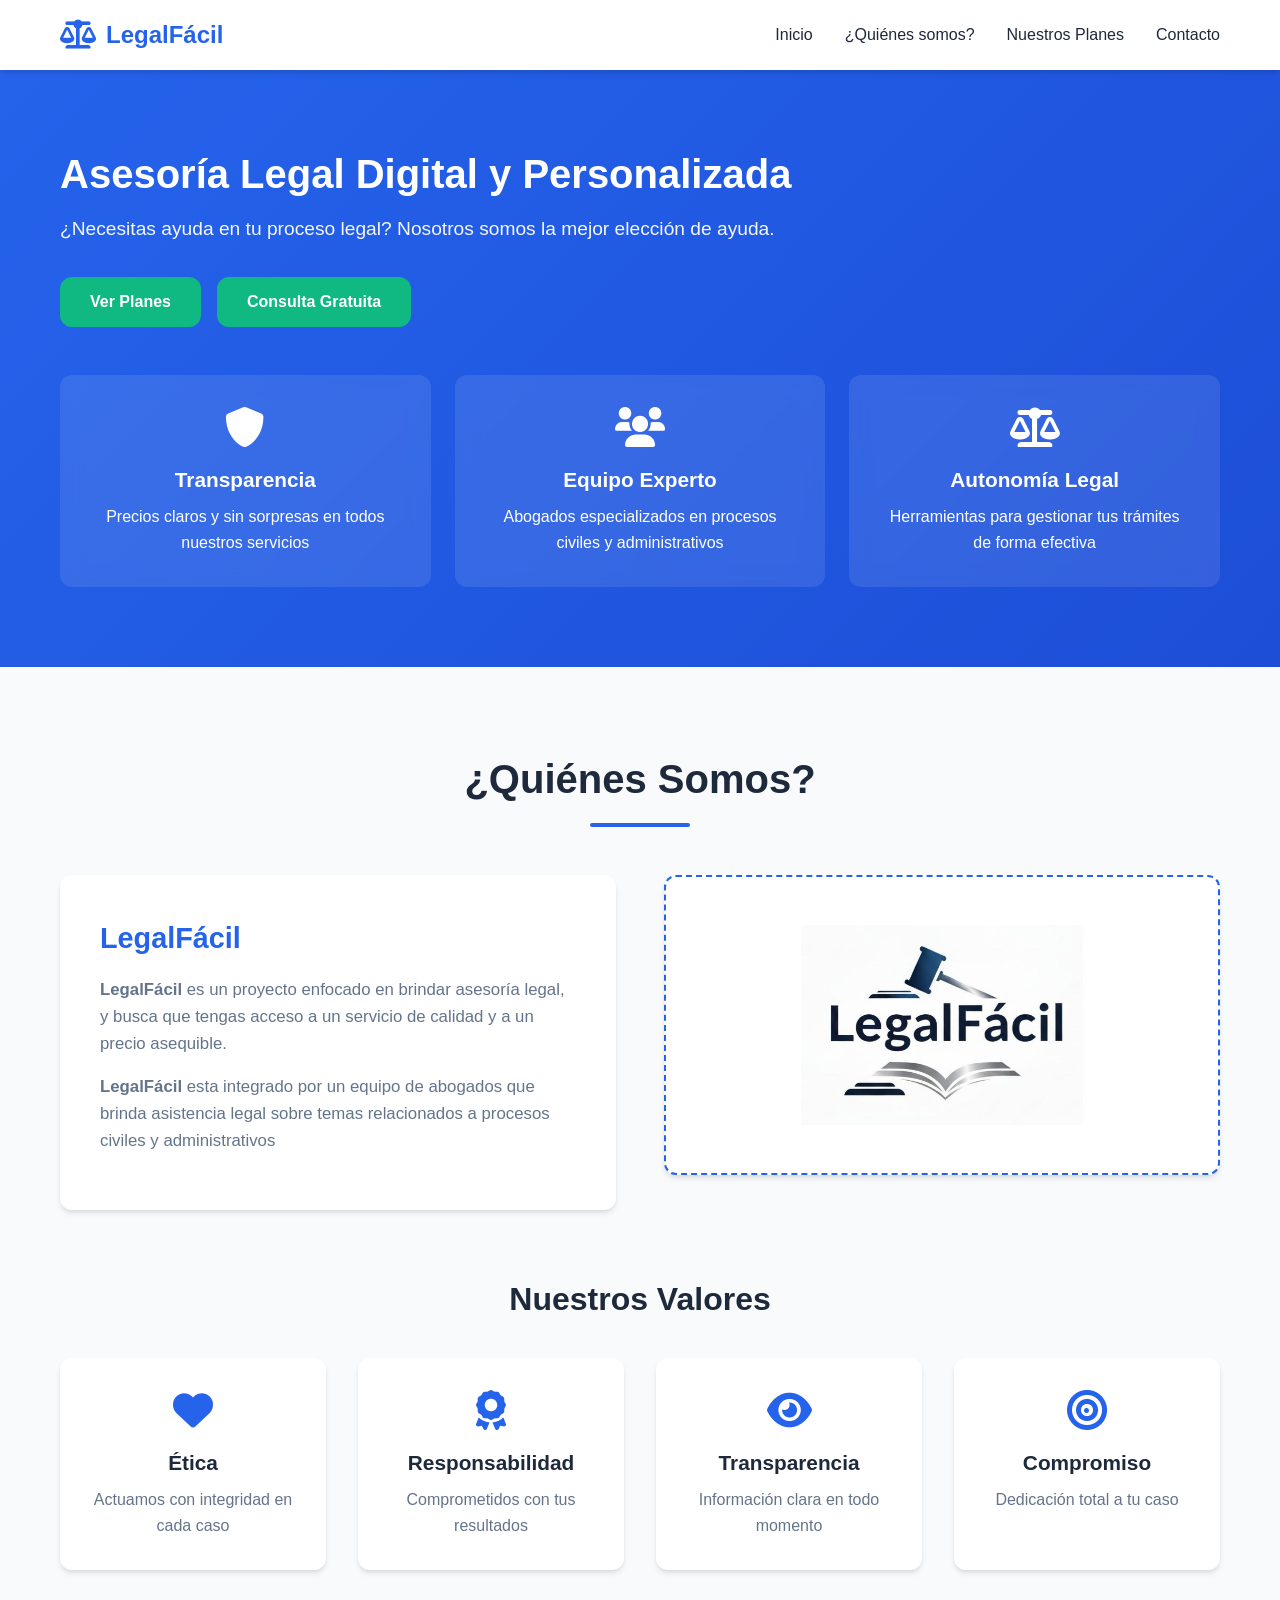
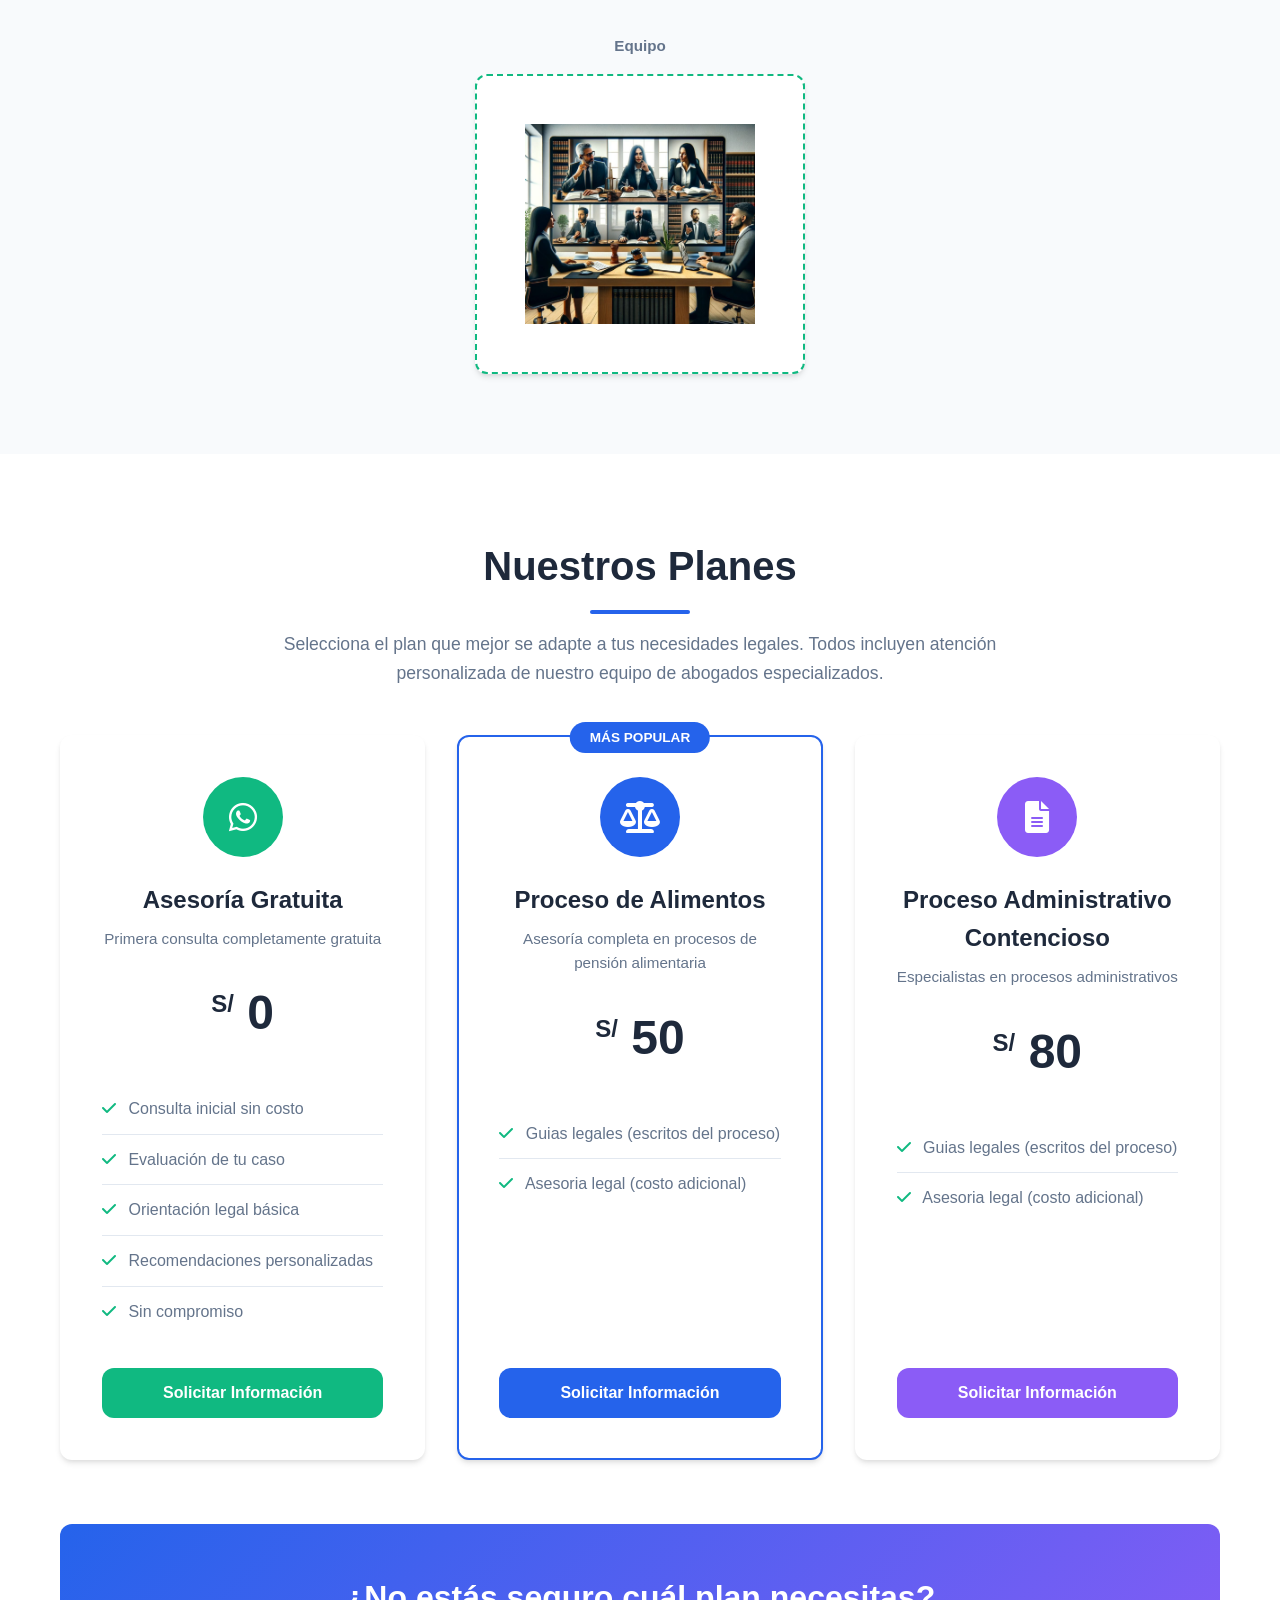
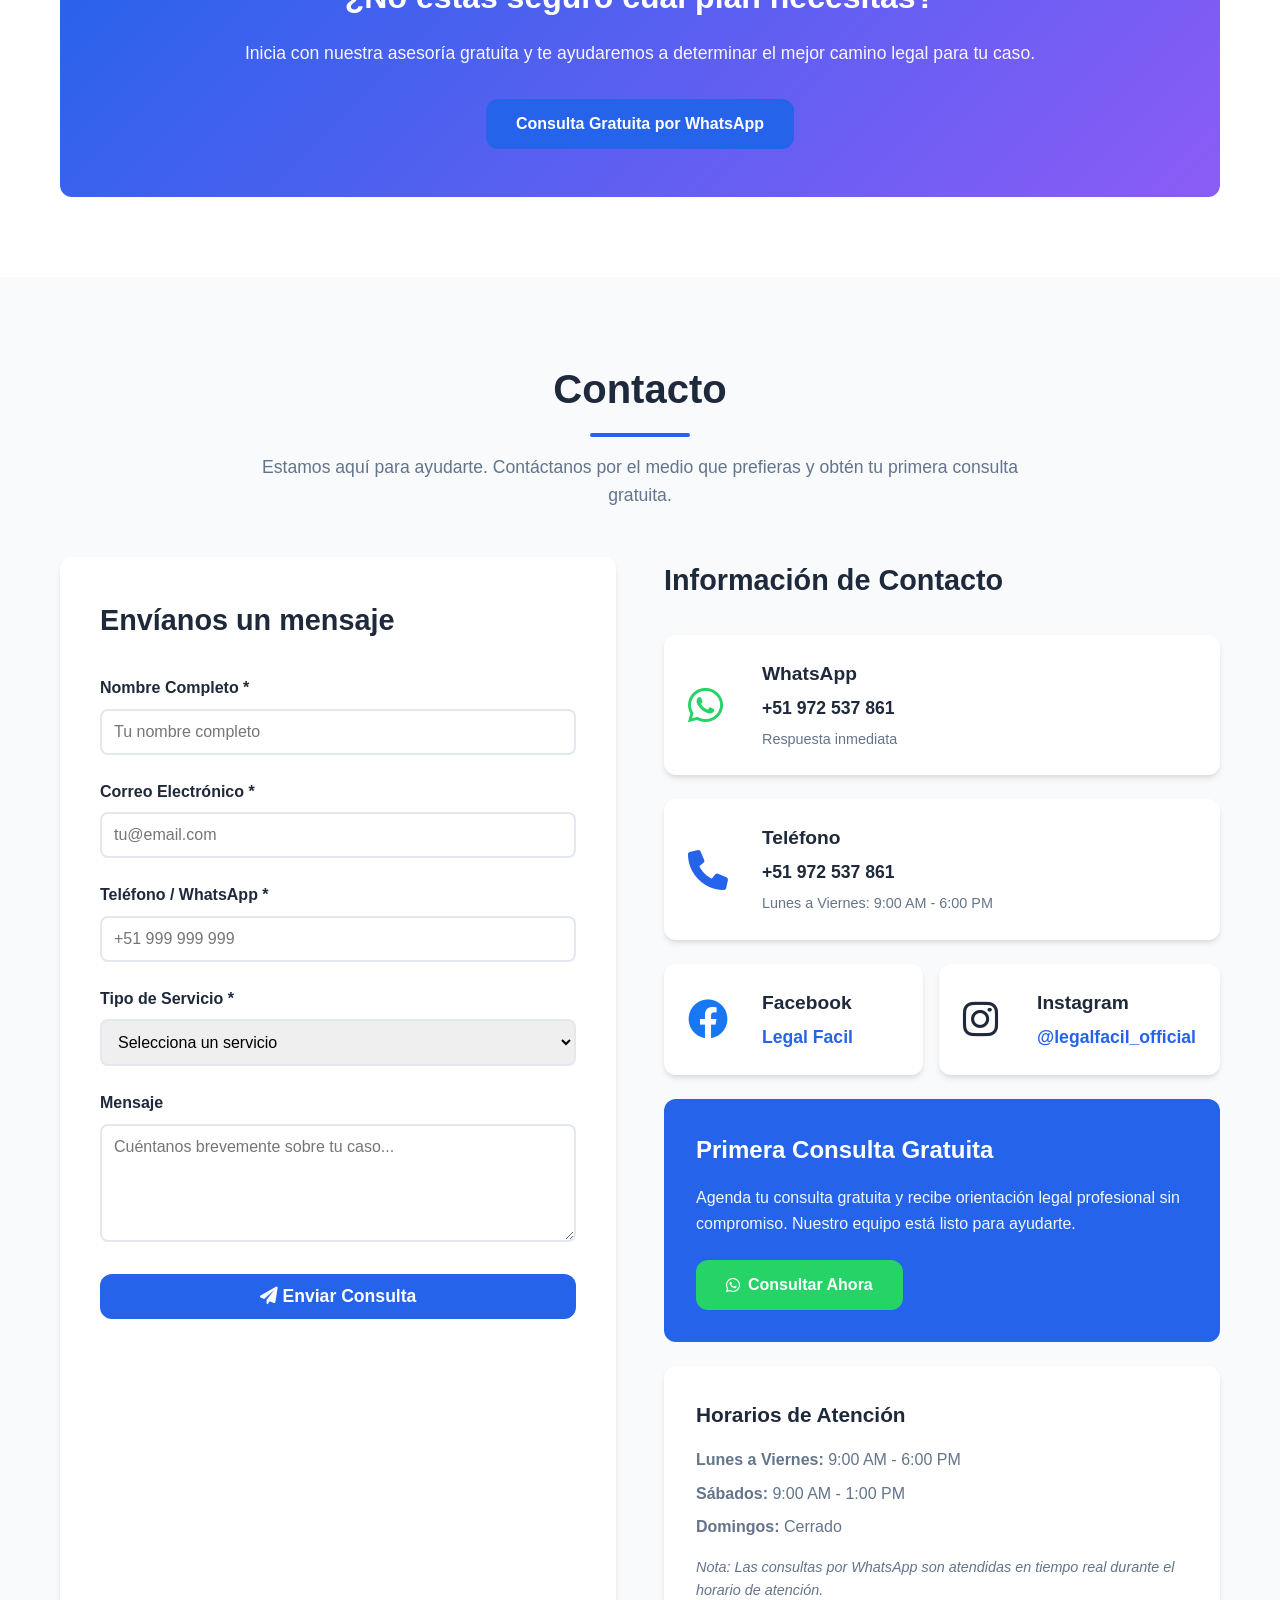
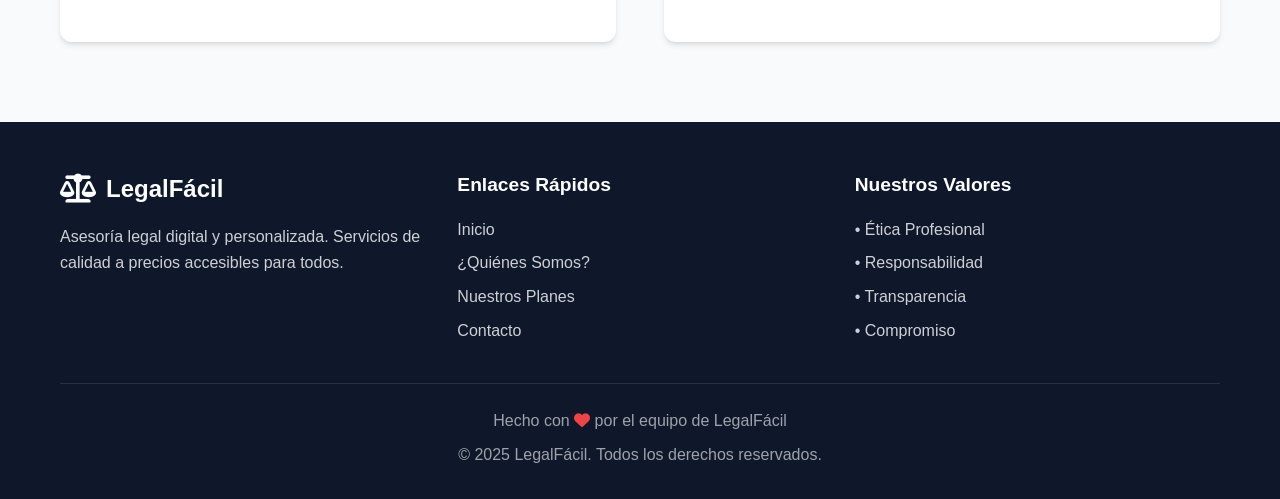
<file: index.html>
<!DOCTYPE html>
<html lang="es">
  <head>
    <meta charset="UTF-8" />
    <meta name="viewport" content="width=device-width, initial-scale=1.0" />
    <title>LegalFácil - Asesoría Legal Digital y Personalizada</title>
    <link rel="stylesheet" href="styles.css" />
    <link
      rel="stylesheet"
      href="https://cdnjs.cloudflare.com/ajax/libs/font-awesome/6.0.0/css/all.min.css"
    />
  </head>
  <body>
    <!-- Navegación -->
    <nav class="navbar">
      <div class="container">
        <div class="nav-brand">
          <i class="fas fa-balance-scale"></i>
          <span>LegalFácil</span>
        </div>
        <ul class="nav-menu">
          <li><a href="#inicio">Inicio</a></li>
          <li><a href="#quienes-somos">¿Quiénes somos?</a></li>
          <li><a href="#nuestros-planes">Nuestros Planes</a></li>
          <li><a href="#contacto">Contacto</a></li>
        </ul>
      </div>
    </nav>

    <!-- Sección Hero -->
    <section id="inicio" class="hero">
      <div class="container">
        <div class="hero-content">
          <div class="hero-text">
            <h1>Asesoría Legal Digital y Personalizada</h1>
            <p>
              ¿Necesitas ayuda en tu proceso legal? Nosotros somos la mejor
              elección de ayuda.
            </p>
            <div class="hero-buttons">
              <a href="#nuestros-planes" class="btn btn-ver-planes"
                >Ver Planes</a
              >
              <a href="#contacto" class="btn btn-secondary"
                >Consulta Gratuita</a
              >
            </div>
          </div>
          <div class="hero-features">
            <div class="feature-card">
              <i class="fas fa-shield-alt"></i>
              <h3>Transparencia</h3>
              <p>Precios claros y sin sorpresas en todos nuestros servicios</p>
            </div>
            <div class="feature-card">
              <i class="fas fa-users"></i>
              <h3>Equipo Experto</h3>
              <p>
                Abogados especializados en procesos civiles y administrativos
              </p>
            </div>
            <div class="feature-card">
              <i class="fas fa-balance-scale"></i>
              <h3>Autonomía Legal</h3>
              <p>Herramientas para gestionar tus trámites de forma efectiva</p>
            </div>
          </div>
        </div>
      </div>
    </section>

    <!-- Sección ¿Quiénes Somos? -->
    <section id="quienes-somos" class="quienes-somos">
      <div class="container">
        <h2 class="section-title">¿Quiénes Somos?</h2>
        <div class="quienes-content">
          <div class="mision-card">
            <h3>LegalFácil</h3>
            <p>
              <strong>LegalFácil</strong> es un proyecto enfocado en brindar
              asesoría legal, y busca que tengas acceso a un servicio de calidad
              y a un precio asequible.
            </p>
            <p>
              <strong>LegalFácil</strong> esta integrado por un equipo de
              abogados que brinda asistencia legal sobre temas relacionados a
              procesos civiles y administrativos
            </p>
          </div>
          <div class="logo-empresa">
            <div class="logo-placeholder">
              <img src="img/LegalFacil.jpg" alt="Logo LegalFácil" />
            </div>
          </div>
        </div>

        <!-- Nuestros Valores -->
        <div class="valores-section">
          <h3 class="subsection-title">Nuestros Valores</h3>
          <div class="valores-grid">
            <div class="valor-card">
              <i class="fas fa-heart"></i>
              <h4>Ética</h4>
              <p>Actuamos con integridad en cada caso</p>
            </div>
            <div class="valor-card">
              <i class="fas fa-award"></i>
              <h4>Responsabilidad</h4>
              <p>Comprometidos con tus resultados</p>
            </div>
            <div class="valor-card">
              <i class="fas fa-eye"></i>
              <h4>Transparencia</h4>
              <p>Información clara en todo momento</p>
            </div>
            <div class="valor-card">
              <i class="fas fa-bullseye"></i>
              <h4>Compromiso</h4>
              <p>Dedicación total a tu caso</p>
            </div>
          </div>
        </div>

        <!-- Logos de Respaldo -->
        <div class="logos-respaldo">
          <div class="logo-item logo-equipo-centrado">
            <p class="logo-label">Equipo</p>
            <div class="logo-placeholder equipo">
              <img
                src="img/EquipoLegalFacil.jpg"
                alt="Equipo Legal LegalFácil"
              />
            </div>
          </div>
        </div>
      </div>
    </section>

    <!-- Sección Nuestros Planes -->
    <section id="nuestros-planes" class="planes">
      <div class="container">
        <h2 class="section-title">Nuestros Planes</h2>
        <p class="planes-intro">
          Selecciona el plan que mejor se adapte a tus necesidades legales.
          Todos incluyen atención personalizada de nuestro equipo de abogados
          especializados.
        </p>

        <div class="planes-grid">
          <!-- Plan Asesoría Gratuita -->
          <div class="plan-card">
            <div class="plan-icon green">
              <i class="fab fa-whatsapp"></i>
            </div>
            <h3>Asesoría Gratuita</h3>
            <p class="plan-subtitle">Primera consulta completamente gratuita</p>
            <div class="plan-price">
              <span class="currency">S/</span>
              <span class="amount">0</span>
            </div>
            <ul class="plan-features">
              <li><i class="fas fa-check"></i> Consulta inicial sin costo</li>
              <li><i class="fas fa-check"></i> Evaluación de tu caso</li>
              <li><i class="fas fa-check"></i> Orientación legal básica</li>
              <li>
                <i class="fas fa-check"></i> Recomendaciones personalizadas
              </li>
              <li><i class="fas fa-check"></i> Sin compromiso</li>
            </ul>
            <a
              href="https://wa.me/51972537861?text=Hola,%20me%20interesa%20la%20Asesoría%20Gratuita"
              target="_blank"
              class="btn-plan green"
              >Solicitar Información</a
            >
          </div>

          <!-- Plan Proceso de Alimentos -->
          <div class="plan-card popular">
            <div class="plan-badge">MÁS POPULAR</div>
            <div class="plan-icon blue">
              <i class="fas fa-balance-scale"></i>
            </div>
            <h3>Proceso de Alimentos</h3>
            <p class="plan-subtitle">
              Asesoría completa en procesos de pensión alimentaria
            </p>
            <div class="plan-price">
              <span class="currency">S/</span>
              <span class="amount">50</span>
            </div>
            <ul class="plan-features">
              <li>
                <i class="fas fa-check"></i> Guias legales (escritos del
                proceso)
              </li>
              <li>
                <i class="fas fa-check"></i> Asesoria legal (costo adicional)
              </li>
            </ul>
            <a
              href="https://wa.me/51972537861?text=Hola,%20me%20interesa%20el%20Proceso%20de%20Alimentos"
              target="_blank"
              class="btn-plan blue"
              >Solicitar Información</a
            >
          </div>

          <!-- Plan Proceso Administrativo -->
          <div class="plan-card">
            <div class="plan-icon purple">
              <i class="fas fa-file-alt"></i>
            </div>
            <h3>Proceso Administrativo Contencioso</h3>
            <p class="plan-subtitle">
              Especialistas en procesos administrativos
            </p>
            <div class="plan-price">
              <span class="currency">S/</span>
              <span class="amount">80</span>
            </div>
            <ul class="plan-features">
              <li>
                <i class="fas fa-check"></i> Guias legales (escritos del
                proceso)
              </li>
              <li>
                <i class="fas fa-check"></i> Asesoria legal (costo adicional)
              </li>
            </ul>
            <a
              href="https://wa.me/51972537861?text=Hola,%20me%20interesa%20el%20Proceso%20Administrativo%20Contencioso"
              target="_blank"
              class="btn-plan purple"
              >Solicitar Información</a
            >
          </div>
        </div>

        <!-- Call to Action -->
        <div class="cta-box">
          <h3>¿No estás seguro cuál plan necesitas?</h3>
          <p>
            Inicia con nuestra asesoría gratuita y te ayudaremos a determinar el
            mejor camino legal para tu caso.
          </p>
          <a href="#contacto" class="btn btn-primary"
            >Consulta Gratuita por WhatsApp</a
          >
        </div>
      </div>
    </section>

    <!-- Sección Contacto -->
    <section id="contacto" class="contacto">
      <div class="container">
        <h2 class="section-title">Contacto</h2>
        <p class="contacto-intro">
          Estamos aquí para ayudarte. Contáctanos por el medio que prefieras y
          obtén tu primera consulta gratuita.
        </p>

        <div class="contacto-content">
          <!-- Formulario de Contacto -->
          <div class="contacto-form">
            <h3>Envíanos un mensaje</h3>
            <form id="form-contacto">
              <div class="form-group">
                <label for="nombre">Nombre Completo *</label>
                <input
                  type="text"
                  id="nombre"
                  name="nombre"
                  placeholder="Tu nombre completo"
                  required
                />
              </div>

              <div class="form-group">
                <label for="email">Correo Electrónico *</label>
                <input
                  type="email"
                  id="email"
                  name="email"
                  placeholder="tu@email.com"
                  required
                />
              </div>

              <div class="form-group">
                <label for="telefono">Teléfono / WhatsApp *</label>
                <input
                  type="tel"
                  id="telefono"
                  name="telefono"
                  placeholder="+51 999 999 999"
                  required
                />
              </div>

              <div class="form-group">
                <label for="servicio">Tipo de Servicio *</label>
                <select id="servicio" name="servicio" required>
                  <option value="">Selecciona un servicio</option>
                  <option value="asesoria-gratuita">Asesoría Gratuita</option>
                  <option value="proceso-alimentos">
                    Proceso de Alimentos
                  </option>
                  <option value="proceso-administrativo">
                    Proceso Administrativo Contencioso
                  </option>
                  <option value="otro">Otro servicio</option>
                </select>
              </div>

              <div class="form-group">
                <label for="mensaje">Mensaje</label>
                <textarea
                  id="mensaje"
                  name="mensaje"
                  rows="5"
                  placeholder="Cuéntanos brevemente sobre tu caso..."
                ></textarea>
              </div>

              <button type="submit" class="btn btn-primary">
                <i class="fas fa-paper-plane"></i> Enviar Consulta
              </button>
            </form>
          </div>

          <!-- Información de Contacto -->
          <div class="contacto-info">
            <h3>Información de Contacto</h3>

            <div class="info-card whatsapp">
              <i class="fab fa-whatsapp"></i>
              <div>
                <h4>WhatsApp</h4>
                <p>+51 972 537 861</p>
                <span class="status">Respuesta inmediata</span>
              </div>
            </div>

            <div class="info-card telefono">
              <i class="fas fa-phone"></i>
              <div>
                <h4>Teléfono</h4>
                <p>+51 972 537 861</p>
                <span class="status">Lunes a Viernes: 9:00 AM - 6:00 PM</span>
              </div>
            </div>

            <div class="redes-sociales">
              <div class="info-card facebook">
                <i class="fab fa-facebook"></i>
                <div>
                  <h4>Facebook</h4>
                  <a
                    href="https://www.facebook.com/profile.php?id=61582970283543"
                    target="_blank"
                    class="social-link"
                    >Legal Facil</a
                  >
                </div>
              </div>

              <div class="info-card instagram">
                <i class="fab fa-instagram"></i>
                <div>
                  <h4>Instagram</h4>
                  <a
                    href="https://www.instagram.com/legalfacil_official/"
                    target="_blank"
                    class="social-link"
                    >@legalfacil_official</a
                  >
                </div>
              </div>
            </div>

            <div class="consulta-box">
              <h4>Primera Consulta Gratuita</h4>
              <p>
                Agenda tu consulta gratuita y recibe orientación legal
                profesional sin compromiso. Nuestro equipo está listo para
                ayudarte.
              </p>
              <a
                href="https://wa.me/51972537861"
                target="_blank"
                class="btn btn-whatsapp"
              >
                <i class="fab fa-whatsapp"></i> Consultar Ahora
              </a>
            </div>

            <div class="horarios">
              <h4>Horarios de Atención</h4>
              <p><strong>Lunes a Viernes:</strong> 9:00 AM - 6:00 PM</p>
              <p><strong>Sábados:</strong> 9:00 AM - 1:00 PM</p>
              <p><strong>Domingos:</strong> Cerrado</p>
              <p class="nota">
                Nota: Las consultas por WhatsApp son atendidas en tiempo real
                durante el horario de atención.
              </p>
            </div>
          </div>
        </div>
      </div>
    </section>

    <!-- Footer -->
    <footer class="footer">
      <div class="container">
        <div class="footer-content">
          <div class="footer-about">
            <div class="footer-brand">
              <i class="fas fa-balance-scale"></i>
              <span>LegalFácil</span>
            </div>
            <p>
              Asesoría legal digital y personalizada. Servicios de calidad a
              precios accesibles para todos.
            </p>
          </div>

          <div class="footer-links">
            <h4>Enlaces Rápidos</h4>
            <ul>
              <li><a href="#inicio">Inicio</a></li>
              <li><a href="#quienes-somos">¿Quiénes Somos?</a></li>
              <li><a href="#nuestros-planes">Nuestros Planes</a></li>
              <li><a href="#contacto">Contacto</a></li>
            </ul>
          </div>

          <div class="footer-valores">
            <h4>Nuestros Valores</h4>
            <ul>
              <li>• Ética Profesional</li>
              <li>• Responsabilidad</li>
              <li>• Transparencia</li>
              <li>• Compromiso</li>
            </ul>
          </div>
        </div>

        <div class="footer-bottom">
          <p>
            Hecho con <i class="fas fa-heart"></i> por el equipo de LegalFácil
          </p>
          <p>&copy; 2025 LegalFácil. Todos los derechos reservados.</p>
        </div>
      </div>
    </footer>

    <script src="script.js"></script>
  </body>
</html>
</file>
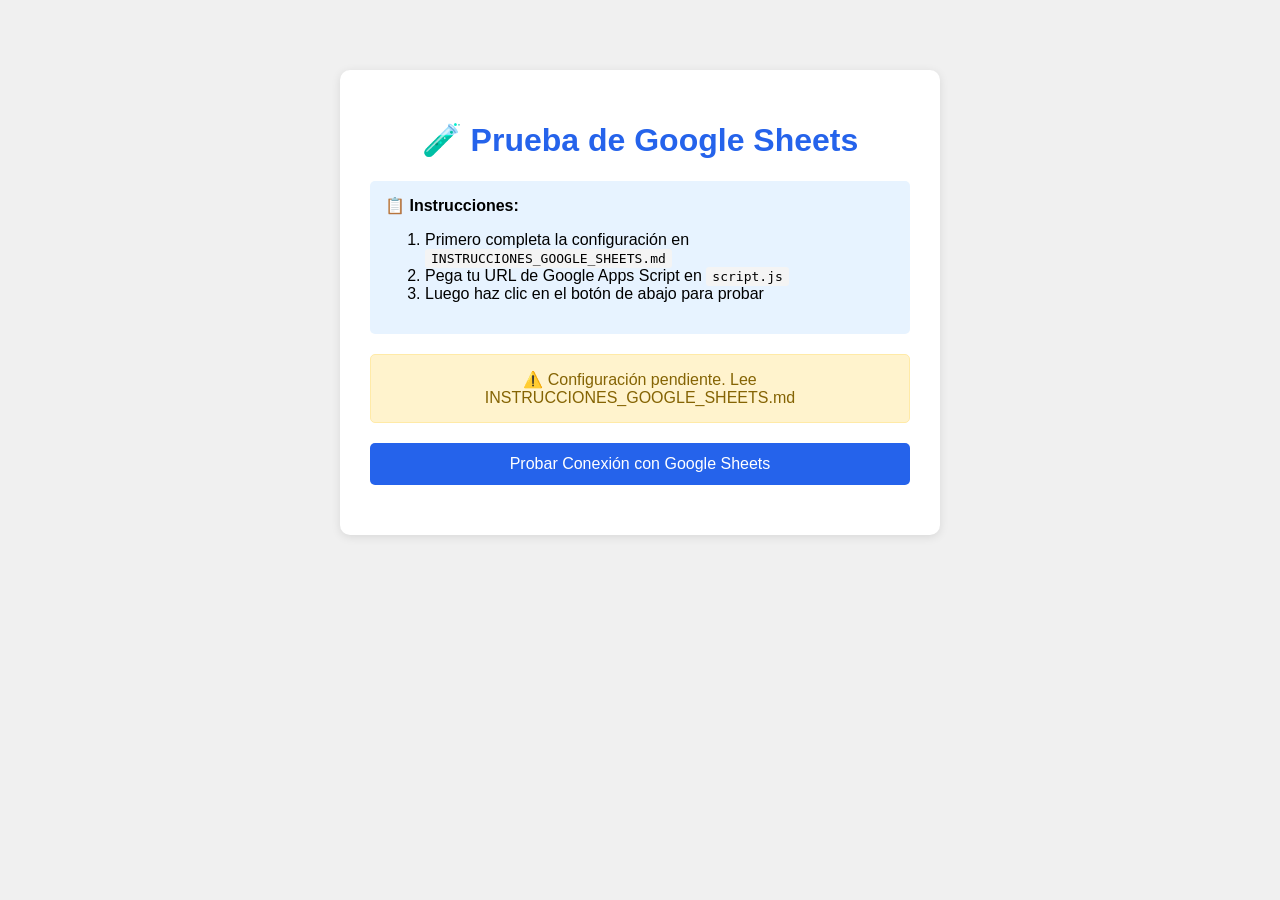
<file: test-google-sheets.html>
<!DOCTYPE html>
<html lang="es">
  <head>
    <meta charset="UTF-8" />
    <meta name="viewport" content="width=device-width, initial-scale=1.0" />
    <title>Prueba de Google Sheets - LegalFácil</title>
    <style>
      body {
        font-family: Arial, sans-serif;
        max-width: 600px;
        margin: 50px auto;
        padding: 20px;
        background: #f0f0f0;
      }
      .container {
        background: white;
        padding: 30px;
        border-radius: 10px;
        box-shadow: 0 2px 10px rgba(0, 0, 0, 0.1);
      }
      h1 {
        color: #2563eb;
        text-align: center;
      }
      .status {
        padding: 15px;
        margin: 20px 0;
        border-radius: 5px;
        text-align: center;
      }
      .success {
        background: #d4edda;
        color: #155724;
        border: 1px solid #c3e6cb;
      }
      .error {
        background: #f8d7da;
        color: #721c24;
        border: 1px solid #f5c6cb;
      }
      .warning {
        background: #fff3cd;
        color: #856404;
        border: 1px solid #ffeaa7;
      }
      button {
        width: 100%;
        padding: 12px;
        background: #2563eb;
        color: white;
        border: none;
        border-radius: 5px;
        cursor: pointer;
        font-size: 16px;
      }
      button:hover {
        background: #1d4ed8;
      }
      button:disabled {
        background: #ccc;
        cursor: not-allowed;
      }
      .info {
        background: #e7f3ff;
        padding: 15px;
        border-radius: 5px;
        margin: 20px 0;
      }
      code {
        background: #f4f4f4;
        padding: 2px 6px;
        border-radius: 3px;
        font-family: monospace;
      }
    </style>
  </head>
  <body>
    <div class="container">
      <h1>🧪 Prueba de Google Sheets</h1>

      <div class="info">
        <strong>📋 Instrucciones:</strong>
        <ol>
          <li>
            Primero completa la configuración en
            <code>INSTRUCCIONES_GOOGLE_SHEETS.md</code>
          </li>
          <li>Pega tu URL de Google Apps Script en <code>script.js</code></li>
          <li>Luego haz clic en el botón de abajo para probar</li>
        </ol>
      </div>

      <div id="status"></div>

      <button id="btnTest" onclick="probarConexion()">
        Probar Conexión con Google Sheets
      </button>

      <div id="result" style="margin-top: 20px"></div>
    </div>

    <script>
      // Importar la URL desde script.js
      const GOOGLE_SCRIPT_URL = "PEGA_AQUI_TU_URL_DEL_SCRIPT";

      async function probarConexion() {
        const statusDiv = document.getElementById("status");
        const resultDiv = document.getElementById("result");
        const btn = document.getElementById("btnTest");

        // Verificar si se configuró la URL
        if (GOOGLE_SCRIPT_URL === "PEGA_AQUI_TU_URL_DEL_SCRIPT") {
          statusDiv.className = "status warning";
          statusDiv.innerHTML =
            "⚠️ Aún no has configurado la URL de Google Apps Script. Lee las instrucciones en INSTRUCCIONES_GOOGLE_SHEETS.md";
          return;
        }

        btn.disabled = true;
        btn.textContent = "Probando conexión...";
        statusDiv.className = "status";
        statusDiv.innerHTML = "⏳ Enviando datos de prueba...";

        // Datos de prueba
        const datosPrueba = {
          nombre: "Usuario de Prueba",
          email: "prueba@legalfacil.com",
          telefono: "+51 999 999 999",
          servicio: "Prueba de Conexión",
          mensaje:
            "Este es un mensaje de prueba para verificar la conexión con Google Sheets",
        };

        try {
          const response = await fetch(GOOGLE_SCRIPT_URL, {
            method: "POST",
            mode: "no-cors",
            headers: {
              "Content-Type": "application/json",
            },
            body: JSON.stringify(datosPrueba),
          });

          statusDiv.className = "status success";
          statusDiv.innerHTML = "✅ ¡Datos enviados correctamente!";

          resultDiv.innerHTML = `
                    <div class="info">
                        <strong>✅ Conexión exitosa</strong><br><br>
                        Ve a tu Google Sheet y verifica que aparezca una nueva fila con estos datos:<br><br>
                        <strong>Nombre:</strong> ${datosPrueba.nombre}<br>
                        <strong>Email:</strong> ${datosPrueba.email}<br>
                        <strong>Teléfono:</strong> ${datosPrueba.telefono}<br>
                        <strong>Servicio:</strong> ${datosPrueba.servicio}<br>
                        <strong>Mensaje:</strong> ${datosPrueba.mensaje}<br><br>
                        Si ves estos datos en tu hoja, ¡la configuración está completa! 🎉
                    </div>
                `;

          console.log("Datos enviados correctamente a Google Sheets");
        } catch (error) {
          statusDiv.className = "status error";
          statusDiv.innerHTML = "❌ Error al enviar datos";

          resultDiv.innerHTML = `
                    <div class="status error">
                        <strong>Error:</strong> ${error.message}<br><br>
                        Verifica que:<br>
                        1. Hayas pegado correctamente la URL del script<br>
                        2. Hayas dado los permisos necesarios<br>
                        3. La implementación esté activa
                    </div>
                `;

          console.error("Error:", error);
        } finally {
          btn.disabled = false;
          btn.textContent = "Probar Conexión con Google Sheets";
        }
      }

      // Verificar configuración al cargar
      window.onload = function () {
        const statusDiv = document.getElementById("status");

        if (GOOGLE_SCRIPT_URL === "PEGA_AQUI_TU_URL_DEL_SCRIPT") {
          statusDiv.className = "status warning";
          statusDiv.innerHTML =
            "⚠️ Configuración pendiente. Lee INSTRUCCIONES_GOOGLE_SHEETS.md";
        } else {
          statusDiv.className = "status success";
          statusDiv.innerHTML =
            "✅ URL configurada. Haz clic en el botón para probar.";
        }
      };
    </script>
  </body>
</html>
</file>
<file: styles.css>
/* Reset y Estilos Generales */
* {
  margin: 0;
  padding: 0;
  box-sizing: border-box;
}

:root {
  --primary-color: #2563eb;
  --secondary-color: #10b981;
  --accent-color: #8b5cf6;
  --dark-bg: #0f172a;
  --light-bg: #f8fafc;
  --text-dark: #1e293b;
  --text-light: #64748b;
  --white: #ffffff;
  --border-radius: 12px;
  --shadow: 0 4px 6px -1px rgba(0, 0, 0, 0.1),
    0 2px 4px -1px rgba(0, 0, 0, 0.06);
  --shadow-lg: 0 20px 25px -5px rgba(0, 0, 0, 0.1),
    0 10px 10px -5px rgba(0, 0, 0, 0.04);
}

body {
  font-family: "Segoe UI", Tahoma, Geneva, Verdana, sans-serif;
  line-height: 1.6;
  color: var(--text-dark);
  overflow-x: hidden;
}

html {
  scroll-behavior: smooth;
}

.container {
  max-width: 1200px;
  margin: 0 auto;
  padding: 0 20px;
}

/* Navegación */
.navbar {
  background: var(--white);
  box-shadow: var(--shadow);
  position: sticky;
  top: 0;
  z-index: 1000;
  padding: 1rem 0;
}

.navbar .container {
  display: flex;
  justify-content: space-between;
  align-items: center;
}

.nav-brand {
  display: flex;
  align-items: center;
  gap: 10px;
  font-size: 1.5rem;
  font-weight: bold;
  color: var(--primary-color);
}

.nav-brand i {
  font-size: 1.8rem;
}

.nav-menu {
  display: flex;
  list-style: none;
  gap: 2rem;
}

.nav-menu a {
  text-decoration: none;
  color: var(--text-dark);
  font-weight: 500;
  transition: color 0.3s;
}

.nav-menu a:hover {
  color: var(--primary-color);
}

/* Hero Section */
.hero {
  background: linear-gradient(135deg, #2563eb 0%, #1d4ed8 100%);
  padding: 80px 20px;
  color: var(--white);
  position: relative;
  z-index: 2;
}

.hero-content {
  display: grid;
  gap: 3rem;
}

.hero-text h1 {
  font-size: 2.5rem;
  margin-bottom: 1rem;
  line-height: 1.2;
}

.hero-text p {
  font-size: 1.2rem;
  margin-bottom: 2rem;
  opacity: 0.95;
}

.hero-buttons {
  display: flex;
  gap: 1rem;
  flex-wrap: wrap;
}

.btn {
  padding: 12px 30px;
  border-radius: var(--border-radius);
  text-decoration: none;
  font-weight: 600;
  transition: all 0.3s;
  display: inline-block;
  border: none;
  cursor: pointer;
}

.btn-primary {
  background: var(--primary-color);
  color: var(--white);
}

.btn-primary:hover {
  background: #1d4ed8;
  transform: translateY(-2px);
  box-shadow: var(--shadow-lg);
}

.btn-ver-planes {
  background: var(--secondary-color);
  color: var(--white);
}

.btn-ver-planes:hover {
  background: #059669;
  transform: translateY(-2px);
  box-shadow: var(--shadow-lg);
}

.btn-secondary {
  background: var(--secondary-color);
  color: var(--white);
}

.btn-secondary:hover {
  background: #059669;
  transform: translateY(-2px);
  box-shadow: var(--shadow-lg);
}

.hero-features {
  display: grid;
  grid-template-columns: repeat(auto-fit, minmax(250px, 1fr));
  gap: 1.5rem;
}

.feature-card {
  background: rgba(255, 255, 255, 0.1);
  backdrop-filter: blur(10px);
  padding: 2rem;
  border-radius: var(--border-radius);
  text-align: center;
  transition: transform 0.3s;
}

.feature-card:hover {
  transform: translateY(-5px);
  background: rgba(255, 255, 255, 0.15);
}

.feature-card i {
  font-size: 2.5rem;
  margin-bottom: 1rem;
}

.feature-card h3 {
  font-size: 1.3rem;
  margin-bottom: 0.5rem;
}

/* Sección ¿Quiénes Somos? */
.quienes-somos {
  padding: 80px 20px;
  background: var(--light-bg);
  position: relative;
  z-index: 1;
}

.section-title {
  font-size: 2.5rem;
  text-align: center;
  margin-bottom: 1rem;
  color: var(--text-dark);
  position: relative;
  padding-bottom: 1rem;
}

.section-title::after {
  content: "";
  position: absolute;
  bottom: 0;
  left: 50%;
  transform: translateX(-50%);
  width: 100px;
  height: 4px;
  background: var(--primary-color);
  border-radius: 2px;
}

.quienes-content {
  display: grid;
  grid-template-columns: 1fr 1fr;
  gap: 3rem;
  margin-top: 3rem;
  align-items: start;
}

.mision-card {
  background: var(--white);
  padding: 2.5rem;
  border-radius: var(--border-radius);
  box-shadow: var(--shadow);
}

.mision-card h3 {
  font-size: 1.8rem;
  color: var(--primary-color);
  margin-bottom: 1rem;
}

.mision-card p {
  color: var(--text-light);
  margin-bottom: 1rem;
  font-size: 1.05rem;
}

.logo-empresa {
  text-align: center;
}

.logo-label {
  font-weight: 600;
  color: var(--text-light);
  margin-bottom: 1rem;
  font-size: 0.95rem;
}

.logo-placeholder {
  background: var(--white);
  padding: 3rem;
  border-radius: var(--border-radius);
  box-shadow: var(--shadow);
  display: flex;
  flex-direction: column;
  align-items: center;
  justify-content: center;
  min-height: 250px;
  border: 2px dashed var(--primary-color);
}

.logo-placeholder img {
  max-width: 100%;
  height: auto;
  max-height: 200px;
  object-fit: contain;
}

.logo-placeholder i {
  font-size: 4rem;
  color: var(--primary-color);
  margin-bottom: 1rem;
}

.logo-placeholder p {
  color: var(--text-dark);
  font-weight: 600;
  font-size: 1.2rem;
}

/* Valores */
.valores-section {
  margin-top: 4rem;
}

.subsection-title {
  font-size: 2rem;
  text-align: center;
  color: var(--text-dark);
  margin-bottom: 2rem;
}

.valores-grid {
  display: grid;
  grid-template-columns: repeat(auto-fit, minmax(250px, 1fr));
  gap: 2rem;
  margin-top: 2rem;
}

.valor-card {
  background: var(--white);
  padding: 2rem;
  border-radius: var(--border-radius);
  box-shadow: var(--shadow);
  text-align: center;
  transition: transform 0.3s;
}

.valor-card:hover {
  transform: translateY(-5px);
  box-shadow: var(--shadow-lg);
}

.valor-card i {
  font-size: 2.5rem;
  color: var(--primary-color);
  margin-bottom: 1rem;
}

.valor-card h4 {
  font-size: 1.3rem;
  margin-bottom: 0.5rem;
  color: var(--text-dark);
}

.valor-card p {
  color: var(--text-light);
}

/* Logos de Respaldo */
.logos-respaldo {
  display: flex;
  justify-content: center;
  margin-top: 4rem;
}

.logo-equipo-centrado {
  max-width: 400px;
  margin: 0 auto;
}

.logo-item {
  text-align: center;
}

.logo-placeholder.universidad,
.logo-placeholder.equipo {
  border-color: var(--secondary-color);
}

.logo-placeholder.universidad i,
.logo-placeholder.equipo i {
  color: var(--secondary-color);
}

/* Sección Planes */
.planes {
  padding: 80px 20px;
  background: var(--white);
}

.planes-intro {
  text-align: center;
  max-width: 800px;
  margin: 1rem auto 3rem;
  color: var(--text-light);
  font-size: 1.1rem;
}

.planes-grid {
  display: grid;
  grid-template-columns: repeat(auto-fit, minmax(300px, 1fr));
  gap: 2rem;
  margin-top: 3rem;
}

.plan-card {
  background: var(--white);
  border-radius: var(--border-radius);
  box-shadow: var(--shadow);
  padding: 2.5rem;
  text-align: center;
  transition: transform 0.3s, box-shadow 0.3s;
  position: relative;
  border: 2px solid transparent;
  display: flex;
  flex-direction: column;
}

.plan-card:hover {
  transform: translateY(-10px);
  box-shadow: var(--shadow-lg);
}

.plan-card.popular {
  border-color: var(--primary-color);
  transform: scale(1.05);
}

.plan-card.popular:hover {
  transform: scale(1.08);
}

.plan-badge {
  position: absolute;
  top: -15px;
  left: 50%;
  transform: translateX(-50%);
  background: var(--primary-color);
  color: var(--white);
  padding: 5px 20px;
  border-radius: 20px;
  font-size: 0.85rem;
  font-weight: 600;
}

.plan-icon {
  width: 80px;
  height: 80px;
  border-radius: 50%;
  display: flex;
  align-items: center;
  justify-content: center;
  margin: 0 auto 1.5rem;
  font-size: 2rem;
  color: var(--white);
}

.plan-icon.green {
  background: var(--secondary-color);
}

.plan-icon.blue {
  background: var(--primary-color);
}

.plan-icon.purple {
  background: var(--accent-color);
}

.plan-card h3 {
  font-size: 1.5rem;
  margin-bottom: 0.5rem;
  color: var(--text-dark);
}

.plan-subtitle {
  color: var(--text-light);
  font-size: 0.95rem;
  margin-bottom: 1.5rem;
}

.plan-price {
  font-size: 3rem;
  font-weight: bold;
  color: var(--text-dark);
  margin-bottom: 2rem;
}

.plan-price .currency {
  font-size: 1.5rem;
  vertical-align: super;
}

.plan-features {
  list-style: none;
  text-align: left;
  margin-bottom: 2rem;
  flex-grow: 1;
}

.plan-features li {
  padding: 0.75rem 0;
  color: var(--text-light);
  border-bottom: 1px solid #e2e8f0;
}

.plan-features li:last-child {
  border-bottom: none;
}

.plan-features i {
  color: var(--secondary-color);
  margin-right: 0.5rem;
}

.btn-plan {
  display: block;
  width: 100%;
  padding: 12px;
  border-radius: var(--border-radius);
  text-decoration: none;
  font-weight: 600;
  color: var(--white);
  transition: all 0.3s;
  margin-top: auto;
}

.btn-plan.green {
  background: var(--secondary-color);
}

.btn-plan.green:hover {
  background: #059669;
}

.btn-plan.blue {
  background: var(--primary-color);
}

.btn-plan.blue:hover {
  background: #1d4ed8;
}

.btn-plan.purple {
  background: var(--accent-color);
}

.btn-plan.purple:hover {
  background: #7c3aed;
}

/* CTA Box */
.cta-box {
  background: linear-gradient(
    135deg,
    var(--primary-color) 0%,
    var(--accent-color) 100%
  );
  padding: 3rem;
  border-radius: var(--border-radius);
  text-align: center;
  margin-top: 4rem;
  color: var(--white);
}

.cta-box h3 {
  font-size: 2rem;
  margin-bottom: 1rem;
}

.cta-box p {
  font-size: 1.1rem;
  margin-bottom: 2rem;
  opacity: 0.95;
}

/* Sección Contacto */
.contacto {
  padding: 80px 20px;
  background: var(--light-bg);
}

.contacto-intro {
  text-align: center;
  max-width: 800px;
  margin: 1rem auto 3rem;
  color: var(--text-light);
  font-size: 1.1rem;
}

.contacto-content {
  display: grid;
  grid-template-columns: 1fr 1fr;
  gap: 3rem;
  margin-top: 3rem;
}

.contacto-form {
  background: var(--white);
  padding: 2.5rem;
  border-radius: var(--border-radius);
  box-shadow: var(--shadow);
}

.contacto-form h3 {
  font-size: 1.8rem;
  margin-bottom: 2rem;
  color: var(--text-dark);
}

.form-group {
  margin-bottom: 1.5rem;
}

.form-group label {
  display: block;
  margin-bottom: 0.5rem;
  font-weight: 600;
  color: var(--text-dark);
}

.form-group input,
.form-group select,
.form-group textarea {
  width: 100%;
  padding: 12px;
  border: 2px solid #e2e8f0;
  border-radius: 8px;
  font-size: 1rem;
  transition: border-color 0.3s;
  font-family: inherit;
}

.form-group input:focus,
.form-group select:focus,
.form-group textarea:focus {
  outline: none;
  border-color: var(--primary-color);
}

.contacto-form button {
  width: 100%;
  font-size: 1.1rem;
}

.contacto-info h3 {
  font-size: 1.8rem;
  margin-bottom: 2rem;
  color: var(--text-dark);
}

.info-card {
  background: var(--white);
  padding: 1.5rem;
  border-radius: var(--border-radius);
  box-shadow: var(--shadow);
  display: flex;
  gap: 1.5rem;
  align-items: center;
  margin-bottom: 1.5rem;
}

.info-card i {
  font-size: 2.5rem;
  min-width: 50px;
}

.info-card.whatsapp i {
  color: #25d366;
}

.info-card.telefono i {
  color: var(--primary-color);
}

.info-card.facebook i {
  color: #1877f2;
}

.info-card.youtube i {
  color: #ff0000;
}

.info-card h4 {
  font-size: 1.2rem;
  margin-bottom: 0.25rem;
  color: var(--text-dark);
}

.info-card p {
  font-size: 1.1rem;
  color: var(--text-dark);
  font-weight: 600;
  margin-bottom: 0.25rem;
}

.status {
  font-size: 0.9rem;
  color: var(--text-light);
}

.social-link {
  font-size: 1.1rem;
  color: var(--primary-color);
  font-weight: 600;
  text-decoration: none;
  transition: color 0.3s;
}

.social-link:hover {
  color: var(--secondary-color);
  text-decoration: underline;
}

.redes-sociales {
  display: grid;
  grid-template-columns: 1fr 1fr;
  gap: 1rem;
  margin-bottom: 1.5rem;
}

.redes-sociales .info-card {
  margin-bottom: 0;
}

.consulta-box {
  background: var(--primary-color);
  padding: 2rem;
  border-radius: var(--border-radius);
  color: var(--white);
  margin: 1.5rem 0;
}

.consulta-box h4 {
  font-size: 1.5rem;
  margin-bottom: 1rem;
}

.consulta-box p {
  margin-bottom: 1.5rem;
  opacity: 0.95;
}

.btn-whatsapp {
  background: #25d366;
  color: var(--white);
  display: inline-flex;
  align-items: center;
  gap: 0.5rem;
}

.btn-whatsapp:hover {
  background: #20b959;
}

.horarios {
  background: var(--white);
  padding: 2rem;
  border-radius: var(--border-radius);
  box-shadow: var(--shadow);
}

.horarios h4 {
  font-size: 1.3rem;
  margin-bottom: 1rem;
  color: var(--text-dark);
}

.horarios p {
  color: var(--text-light);
  margin-bottom: 0.5rem;
}

.horarios .nota {
  margin-top: 1rem;
  font-size: 0.9rem;
  font-style: italic;
  color: var(--text-light);
}

/* Footer */
.footer {
  background: var(--dark-bg);
  color: var(--white);
  padding: 3rem 20px 1.5rem;
}

.footer-content {
  display: grid;
  grid-template-columns: repeat(auto-fit, minmax(250px, 1fr));
  gap: 2rem;
  margin-bottom: 2rem;
}

.footer-brand {
  display: flex;
  align-items: center;
  gap: 10px;
  font-size: 1.5rem;
  font-weight: bold;
  margin-bottom: 1rem;
}

.footer-brand i {
  font-size: 1.8rem;
}

.footer-about p {
  color: rgba(255, 255, 255, 0.8);
  line-height: 1.6;
}

.footer-links h4,
.footer-valores h4 {
  margin-bottom: 1rem;
  font-size: 1.2rem;
}

.footer-links ul,
.footer-valores ul {
  list-style: none;
}

.footer-links li,
.footer-valores li {
  margin-bottom: 0.5rem;
}

.footer-links a {
  color: rgba(255, 255, 255, 0.8);
  text-decoration: none;
  transition: color 0.3s;
}

.footer-links a:hover {
  color: var(--white);
}

.footer-valores li {
  color: rgba(255, 255, 255, 0.8);
}

.footer-bottom {
  border-top: 1px solid rgba(255, 255, 255, 0.1);
  padding-top: 1.5rem;
  text-align: center;
}

.footer-bottom p {
  color: rgba(255, 255, 255, 0.6);
  margin-bottom: 0.5rem;
}

.footer-bottom i {
  color: #ef4444;
}

/* Responsive */
@media (max-width: 768px) {
  .nav-menu {
    flex-direction: column;
    gap: 1rem;
  }

  .hero-text h1 {
    font-size: 2rem;
  }

  .hero-text p {
    font-size: 1rem;
  }

  .hero-buttons {
    flex-direction: column;
  }

  .quienes-content {
    grid-template-columns: 1fr;
  }

  .contacto-content {
    grid-template-columns: 1fr;
  }

  .redes-sociales {
    grid-template-columns: 1fr;
  }

  .plan-card.popular {
    transform: scale(1);
  }

  .plan-card.popular:hover {
    transform: translateY(-10px);
  }
}

@media (max-width: 480px) {
  .section-title {
    font-size: 2rem;
  }

  .hero-text h1 {
    font-size: 1.5rem;
  }

  .hero-features {
    grid-template-columns: 1fr;
  }

  .valores-grid {
    grid-template-columns: 1fr;
  }

  .planes-grid {
    grid-template-columns: 1fr;
  }
}
</file>
